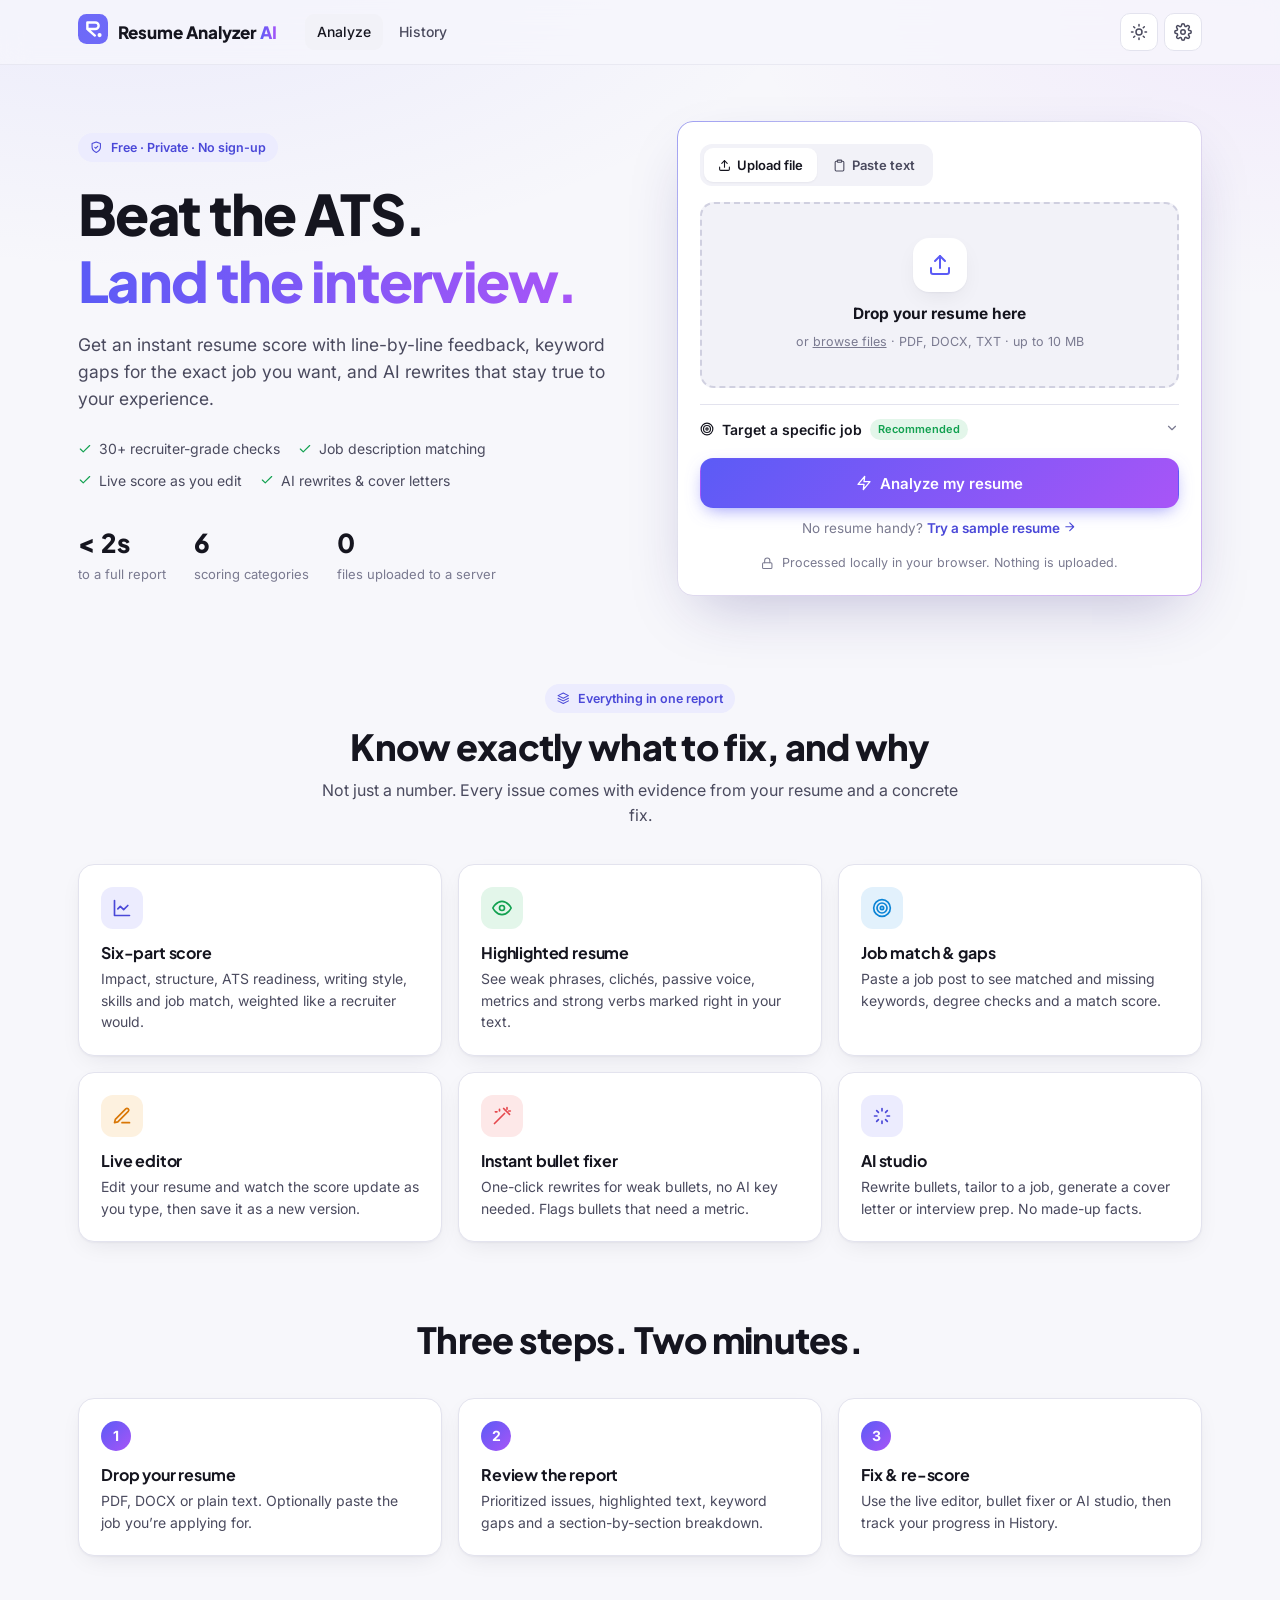
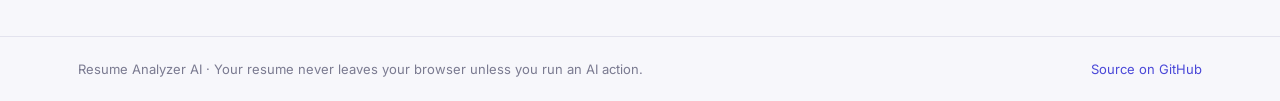
<file: index.html>
<!doctype html>
<html lang="en">
<head>
  <meta charset="utf-8">
  <meta name="viewport" content="width=device-width, initial-scale=1">
  <title>Resume Analyzer AI</title>
  <meta name="description" content="Free, private resume analyzer. Get an ATS score, line-by-line feedback, job-match keywords, and AI rewrites. Runs in your browser.">
  <meta name="theme-color" content="#5b5bf6">
  <meta property="og:title" content="Resume Analyzer AI">
  <meta property="og:description" content="ATS score, line-by-line feedback, job-match keywords and AI rewrites. Private: runs in your browser.">
  <link rel="icon" href="assets/favicon.svg" type="image/svg+xml">
  <link rel="preconnect" href="https://fonts.googleapis.com">
  <link rel="preconnect" href="https://fonts.gstatic.com" crossorigin>
  <link href="https://fonts.googleapis.com/css2?family=Inter:wght@400;500;600;700&family=Plus+Jakarta+Sans:wght@600;700;800&display=swap" rel="stylesheet">
  <link rel="stylesheet" href="css/app.css">
  <script>
    // Apply theme before paint to avoid a flash.
    try {
      var s = JSON.parse(localStorage.getItem("ra.settings.v1") || "{}");
      if (s.theme === "dark" || s.theme === "light") document.documentElement.setAttribute("data-theme", s.theme);
    } catch (e) {}
  </script>
</head>
<body>
  <a class="skip-link" href="#app">Skip to content</a>
  <header class="topbar">
    <div class="container topbar-inner">
      <a class="brand" href="#/" aria-label="Resume Analyzer AI home">
        <span class="brand-mark" aria-hidden="true">
          <svg viewBox="0 0 32 32"><rect width="32" height="32" rx="9" fill="url(#bm)"/><path d="M10 9h8.5a3.5 3.5 0 0 1 0 7H10zM10 16l8 7" stroke="#fff" stroke-width="2.6" fill="none" stroke-linecap="round" stroke-linejoin="round"/><circle cx="23" cy="22.5" r="2.2" fill="#fff"/><defs><linearGradient id="bm" x1="0" y1="0" x2="32" y2="32"><stop stop-color="#6d6af8"/><stop offset="1" stop-color="#a855f7"/></linearGradient></defs></svg>
        </span>
        <span class="brand-name">Resume Analyzer <span class="brand-ai">AI</span></span>
      </a>
      <nav class="nav" aria-label="Main">
        <a href="#/" data-nav="home">Analyze</a>
        <a href="#/history" data-nav="history">History <span class="nav-count" id="historyCount" hidden></span></a>
      </nav>
      <div class="topbar-actions">
        <button class="icon-btn" id="themeToggle" type="button" aria-label="Toggle dark mode" title="Toggle theme">
          <svg class="i-sun" viewBox="0 0 24 24"><circle cx="12" cy="12" r="4"/><path d="M12 2v2M12 20v2M4.9 4.9l1.4 1.4M17.7 17.7l1.4 1.4M2 12h2M20 12h2M4.9 19.1l1.4-1.4M17.7 6.3l1.4-1.4"/></svg>
          <svg class="i-moon" viewBox="0 0 24 24"><path d="M21 12.8A9 9 0 1 1 11.2 3a7 7 0 0 0 9.8 9.8z"/></svg>
        </button>
        <button class="icon-btn" id="settingsBtn" type="button" aria-label="Settings" title="Settings">
          <svg viewBox="0 0 24 24"><circle cx="12" cy="12" r="3"/><path d="M19.4 15a1.7 1.7 0 0 0 .3 1.8l.1.1a2 2 0 1 1-2.8 2.8l-.1-.1a1.7 1.7 0 0 0-1.8-.3 1.7 1.7 0 0 0-1 1.5V21a2 2 0 1 1-4 0v-.1a1.7 1.7 0 0 0-1.1-1.5 1.7 1.7 0 0 0-1.8.3l-.1.1a2 2 0 1 1-2.8-2.8l.1-.1a1.7 1.7 0 0 0 .3-1.8 1.7 1.7 0 0 0-1.5-1H3a2 2 0 1 1 0-4h.1a1.7 1.7 0 0 0 1.5-1.1 1.7 1.7 0 0 0-.3-1.8l-.1-.1a2 2 0 1 1 2.8-2.8l.1.1a1.7 1.7 0 0 0 1.8.3H9a1.7 1.7 0 0 0 1-1.5V3a2 2 0 1 1 4 0v.1a1.7 1.7 0 0 0 1 1.5 1.7 1.7 0 0 0 1.8-.3l.1-.1a2 2 0 1 1 2.8 2.8l-.1.1a1.7 1.7 0 0 0-.3 1.8V9a1.7 1.7 0 0 0 1.5 1H21a2 2 0 1 1 0 4h-.1a1.7 1.7 0 0 0-1.5 1z"/></svg>
        </button>
      </div>
    </div>
  </header>

  <main id="app" tabindex="-1"></main>

  <footer class="footer">
    <div class="container footer-inner">
      <span>Resume Analyzer AI · Your resume never leaves your browser unless you run an AI action.</span>
      <a href="https://github.com/Alexm2025/resume-analyzer-ai" target="_blank" rel="noopener">Source on GitHub</a>
    </div>
  </footer>

  <dialog id="settingsDialog" class="dialog" aria-labelledby="settingsTitle">
    <form method="dialog" class="dialog-body" id="settingsForm">
      <div class="dialog-head">
        <h2 id="settingsTitle">Settings</h2>
        <button class="icon-btn" value="cancel" aria-label="Close"><svg viewBox="0 0 24 24"><path d="M18 6 6 18M6 6l12 12"/></svg></button>
      </div>
      <div class="field">
        <label for="aiStatus">AI status</label>
        <div id="aiStatus" class="ai-status">Checking…</div>
      </div>
      <div class="field">
        <label for="openaiKey">OpenAI API key <span class="muted">(optional)</span></label>
        <input id="openaiKey" name="openaiKey" type="password" autocomplete="off" spellcheck="false" placeholder="sk-…">
        <p class="hint">Stored only in this browser and sent directly to OpenAI when you run an AI action. Get a key at <a href="https://platform.openai.com/api-keys" target="_blank" rel="noopener">platform.openai.com</a>.</p>
      </div>
      <div class="field">
        <label for="model">Model</label>
        <input id="model" name="model" type="text" spellcheck="false" placeholder="gpt-5-mini">
      </div>
      <div class="field">
        <label for="themeSelect">Theme</label>
        <select id="themeSelect" name="theme">
          <option value="system">Match system</option>
          <option value="light">Light</option>
          <option value="dark">Dark</option>
        </select>
      </div>
      <div class="dialog-foot">
        <button class="btn btn-ghost danger" type="button" id="clearData">Delete all saved data</button>
        <button class="btn btn-primary" value="save" id="saveSettings">Save</button>
      </div>
    </form>
  </dialog>

  <div class="toasts" id="toasts" aria-live="polite"></div>

  <script type="module" src="js/app.js"></script>
</body>
</html>
</file>
<file: css/app.css>
/* ============ Tokens ============ */
:root {
  --bg: #f7f7fb;
  --bg-grad-1: rgba(109, 106, 248, 0.10);
  --bg-grad-2: rgba(168, 85, 247, 0.08);
  --surface: #ffffff;
  --surface-2: #f2f2f8;
  --surface-3: #e9e9f3;
  --border: #e3e3ee;
  --border-strong: #d0d0e0;
  --text: #15151f;
  --text-2: #4a4a5e;
  --text-3: #7a7a90;
  --accent: #5b5bf6;
  --accent-2: #a855f7;
  --accent-soft: #ececfe;
  --accent-text: #4a48d8;
  --good: #12a150;
  --good-soft: #e3f6ea;
  --warn: #d97706;
  --warn-soft: #fdf1df;
  --bad: #e5484d;
  --bad-soft: #fde8e8;
  --info: #0b84d6;
  --info-soft: #e2f1fc;
  --hl-weak: rgba(229, 72, 77, 0.16);
  --hl-buzz: rgba(217, 119, 6, 0.18);
  --hl-pronoun: rgba(217, 119, 6, 0.18);
  --hl-passive: rgba(168, 85, 247, 0.16);
  --hl-metric: rgba(18, 161, 80, 0.16);
  --hl-verb: rgba(91, 91, 246, 0.14);
  --hl-keyword: rgba(11, 132, 214, 0.16);
  --shadow-sm: 0 1px 2px rgba(20, 20, 40, 0.05);
  --shadow: 0 1px 2px rgba(20, 20, 40, 0.04), 0 8px 24px -8px rgba(20, 20, 40, 0.10);
  --shadow-lg: 0 24px 60px -20px rgba(40, 30, 120, 0.28);
  --radius: 16px;
  --radius-sm: 10px;
  --font: "Inter", system-ui, -apple-system, "Segoe UI", Roboto, sans-serif;
  --font-display: "Plus Jakarta Sans", var(--font);
  --mono: ui-monospace, "SF Mono", "Cascadia Code", Consolas, monospace;
  color-scheme: light;
}

@media (prefers-color-scheme: dark) {
  :root:not([data-theme="light"]) {
    --bg: #0b0b12;
    --bg-grad-1: rgba(109, 106, 248, 0.16);
    --bg-grad-2: rgba(168, 85, 247, 0.10);
    --surface: #14141e;
    --surface-2: #1b1b28;
    --surface-3: #242434;
    --border: #262636;
    --border-strong: #34344a;
    --text: #ededf5;
    --text-2: #b4b4c8;
    --text-3: #82829a;
    --accent: #7c7bff;
    --accent-2: #b67cff;
    --accent-soft: #23234a;
    --accent-text: #a9a8ff;
    --good: #3ccf7c;
    --good-soft: #10291c;
    --warn: #f5a524;
    --warn-soft: #2e2210;
    --bad: #ff6369;
    --bad-soft: #321517;
    --info: #4cb2f5;
    --info-soft: #0f2333;
    --hl-weak: rgba(255, 99, 105, 0.22);
    --hl-buzz: rgba(245, 165, 36, 0.22);
    --hl-pronoun: rgba(245, 165, 36, 0.22);
    --hl-passive: rgba(182, 124, 255, 0.22);
    --hl-metric: rgba(60, 207, 124, 0.20);
    --hl-verb: rgba(124, 123, 255, 0.22);
    --hl-keyword: rgba(76, 178, 245, 0.22);
    --shadow: 0 1px 2px rgba(0, 0, 0, 0.3), 0 8px 24px -8px rgba(0, 0, 0, 0.5);
    --shadow-lg: 0 24px 60px -20px rgba(0, 0, 0, 0.7);
    color-scheme: dark;
  }
}
:root[data-theme="dark"] {
  --bg: #0b0b12;
  --bg-grad-1: rgba(109, 106, 248, 0.16);
  --bg-grad-2: rgba(168, 85, 247, 0.10);
  --surface: #14141e;
  --surface-2: #1b1b28;
  --surface-3: #242434;
  --border: #262636;
  --border-strong: #34344a;
  --text: #ededf5;
  --text-2: #b4b4c8;
  --text-3: #82829a;
  --accent: #7c7bff;
  --accent-2: #b67cff;
  --accent-soft: #23234a;
  --accent-text: #a9a8ff;
  --good: #3ccf7c;
  --good-soft: #10291c;
  --warn: #f5a524;
  --warn-soft: #2e2210;
  --bad: #ff6369;
  --bad-soft: #321517;
  --info: #4cb2f5;
  --info-soft: #0f2333;
  --hl-weak: rgba(255, 99, 105, 0.22);
  --hl-buzz: rgba(245, 165, 36, 0.22);
  --hl-pronoun: rgba(245, 165, 36, 0.22);
  --hl-passive: rgba(182, 124, 255, 0.22);
  --hl-metric: rgba(60, 207, 124, 0.20);
  --hl-verb: rgba(124, 123, 255, 0.22);
  --hl-keyword: rgba(76, 178, 245, 0.22);
  --shadow: 0 1px 2px rgba(0, 0, 0, 0.3), 0 8px 24px -8px rgba(0, 0, 0, 0.5);
  --shadow-lg: 0 24px 60px -20px rgba(0, 0, 0, 0.7);
  color-scheme: dark;
}

/* ============ Base ============ */
*, *::before, *::after { box-sizing: border-box; }
html { -webkit-text-size-adjust: 100%; scroll-behavior: smooth; }
body {
  margin: 0;
  min-height: 100vh;
  display: flex;
  flex-direction: column;
  font: 15px/1.55 var(--font);
  color: var(--text);
  background:
    radial-gradient(1200px 600px at 10% -10%, var(--bg-grad-1), transparent 60%),
    radial-gradient(900px 500px at 100% 0%, var(--bg-grad-2), transparent 60%),
    var(--bg);
  background-attachment: fixed;
  -webkit-font-smoothing: antialiased;
  overflow-x: hidden;
}
h1, h2, h3, h4 { font-family: var(--font-display); line-height: 1.2; margin: 0; letter-spacing: -0.01em; }
p { margin: 0; }
a { color: var(--accent-text); text-decoration: none; }
a:hover { text-decoration: underline; }
button, input, textarea, select { font: inherit; color: inherit; }
svg { width: 1em; height: 1em; fill: none; stroke: currentColor; stroke-width: 2; stroke-linecap: round; stroke-linejoin: round; flex-shrink: 0; }
::selection { background: var(--accent-soft); }
:focus-visible { outline: 2px solid var(--accent); outline-offset: 2px; border-radius: 6px; }
.container { width: 100%; max-width: 1180px; margin: 0 auto; padding: 0 16px; }
@media (min-width: 720px) { .container { padding: 0 28px; } }
.muted { color: var(--text-3); font-weight: 400; }
.skip-link { position: absolute; left: -999px; top: 8px; background: var(--surface); padding: 8px 12px; border-radius: 8px; z-index: 100; }
.skip-link:focus { left: 8px; }
.sr-only { position: absolute; width: 1px; height: 1px; overflow: hidden; clip: rect(0 0 0 0); white-space: nowrap; }
#app { flex: 1; outline: none; }

/* ============ Topbar ============ */
.topbar {
  position: sticky; top: 0; z-index: 40;
  backdrop-filter: saturate(160%) blur(14px);
  -webkit-backdrop-filter: saturate(160%) blur(14px);
  background: color-mix(in srgb, var(--bg) 78%, transparent);
  border-bottom: 1px solid color-mix(in srgb, var(--border) 70%, transparent);
}
.topbar-inner { display: flex; align-items: center; gap: 16px; height: 64px; }
.brand { display: flex; align-items: center; gap: 10px; color: var(--text); font-family: var(--font-display); font-weight: 800; font-size: 17px; }
.brand:hover { text-decoration: none; }
.brand-mark svg { width: 30px; height: 30px; stroke: none; }
.brand-ai { background: linear-gradient(90deg, var(--accent), var(--accent-2)); -webkit-background-clip: text; background-clip: text; color: transparent; }
.nav { display: flex; gap: 4px; margin-left: 12px; }
.nav a { color: var(--text-2); padding: 7px 12px; border-radius: 9px; font-weight: 500; font-size: 14px; display: inline-flex; align-items: center; gap: 6px; }
.nav a:hover { background: var(--surface-2); text-decoration: none; color: var(--text); }
.nav a.active { color: var(--text); background: var(--surface-2); }
.nav-count { font-size: 11px; background: var(--accent-soft); color: var(--accent-text); padding: 1px 7px; border-radius: 99px; font-weight: 600; }
.topbar-actions { margin-left: auto; display: flex; gap: 6px; }
.icon-btn {
  width: 38px; height: 38px; display: inline-grid; place-items: center;
  border-radius: 10px; border: 1px solid var(--border); background: var(--surface); color: var(--text-2);
  cursor: pointer; font-size: 18px; transition: background .15s, color .15s;
}
.icon-btn:hover { background: var(--surface-2); color: var(--text); }
.i-moon { display: none; }
:root[data-theme="dark"] .i-sun { display: none; }
:root[data-theme="dark"] .i-moon { display: block; }
@media (prefers-color-scheme: dark) {
  :root:not([data-theme="light"]) .i-sun { display: none; }
  :root:not([data-theme="light"]) .i-moon { display: block; }
}
@media (max-width: 560px) {
  .brand-name { display: none; }
  .nav { margin-left: 0; }
}

/* ============ Buttons & fields ============ */
.btn {
  display: inline-flex; align-items: center; justify-content: center; gap: 8px;
  height: 42px; padding: 0 18px; border-radius: 11px; border: 1px solid transparent;
  font-weight: 600; font-size: 14px; cursor: pointer; white-space: nowrap;
  transition: transform .12s, background .15s, box-shadow .15s, border-color .15s;
}
.btn:active { transform: translateY(1px); }
.btn:hover { text-decoration: none; }
.btn[disabled] { opacity: .55; cursor: not-allowed; }
.btn-primary { background: linear-gradient(135deg, var(--accent), var(--accent-2)); color: #fff; box-shadow: 0 6px 18px -6px color-mix(in srgb, var(--accent) 70%, transparent); }
.btn-primary:hover { box-shadow: 0 10px 26px -8px color-mix(in srgb, var(--accent) 80%, transparent); }
.btn-secondary { background: var(--surface); border-color: var(--border-strong); color: var(--text); }
.btn-secondary:hover { background: var(--surface-2); }
.btn-ghost { background: transparent; color: var(--text-2); }
.btn-ghost:hover { background: var(--surface-2); color: var(--text); }
.btn-ghost.danger { color: var(--bad); }
.btn-sm { height: 34px; padding: 0 12px; font-size: 13px; border-radius: 9px; }
.btn-lg { height: 50px; padding: 0 24px; font-size: 15px; border-radius: 13px; }
.btn-block { width: 100%; }
.btn svg { font-size: 16px; }

.field { display: flex; flex-direction: column; gap: 6px; }
.field + .field { margin-top: 16px; }
.field label { font-weight: 600; font-size: 13px; color: var(--text-2); }
.hint { font-size: 12.5px; color: var(--text-3); }
input[type="text"], input[type="password"], textarea, select {
  width: 100%; border: 1px solid var(--border-strong); background: var(--surface);
  border-radius: 11px; padding: 10px 12px; outline: none; transition: border-color .15s, box-shadow .15s;
}
textarea { resize: vertical; min-height: 120px; line-height: 1.55; }
input:focus, textarea:focus, select:focus { border-color: var(--accent); box-shadow: 0 0 0 4px color-mix(in srgb, var(--accent) 18%, transparent); }
.mono { font-family: var(--mono); font-size: 13px; }

/* ============ Cards ============ */
.card { background: var(--surface); border: 1px solid var(--border); border-radius: var(--radius); box-shadow: var(--shadow); }
.card-pad { padding: 22px; }
@media (max-width: 560px) { .card-pad { padding: 18px; } }
.card-title { font-size: 16px; font-weight: 700; display: flex; align-items: center; gap: 8px; }
.card-sub { color: var(--text-3); font-size: 13px; margin-top: 2px; }
.card-head { display: flex; align-items: flex-start; justify-content: space-between; gap: 12px; margin-bottom: 16px; }
.eyebrow { display: inline-flex; align-items: center; gap: 8px; font-size: 12.5px; font-weight: 600; color: var(--accent-text); background: var(--accent-soft); padding: 5px 12px; border-radius: 99px; }

/* ============ Home ============ */
.hero { padding: 56px 0 32px; }
.hero-grid { display: grid; grid-template-columns: 1.05fr 1fr; gap: 48px; align-items: center; }
@media (max-width: 960px) { .hero-grid { grid-template-columns: 1fr; gap: 32px; } .hero { padding-top: 32px; } }
.hero h1 { font-size: clamp(34px, 5.2vw, 56px); font-weight: 800; letter-spacing: -0.03em; margin: 18px 0 16px; }
.hero h1 .grad { background: linear-gradient(90deg, var(--accent), var(--accent-2)); -webkit-background-clip: text; background-clip: text; color: transparent; }
.hero-lead { font-size: 17.5px; color: var(--text-2); max-width: 540px; }
.hero-points { display: flex; flex-wrap: wrap; gap: 10px 18px; margin-top: 26px; color: var(--text-2); font-size: 14px; }
.hero-points span { display: inline-flex; align-items: center; gap: 7px; }
.hero-points svg { color: var(--good); }
.hero-stats { display: flex; gap: 28px; margin-top: 32px; flex-wrap: wrap; }
@media (max-width: 480px) { .hero-stats { gap: 18px; } .hero-stats strong { font-size: 22px; } .hero-stats span { font-size: 12px; } }
.hero-stats div { display: flex; flex-direction: column; }
.hero-stats strong { font-family: var(--font-display); font-size: 26px; font-weight: 800; }
.hero-stats span { font-size: 13px; color: var(--text-3); }

.upload-card { padding: 22px; box-shadow: var(--shadow-lg); position: relative; }
.upload-card::before {
  content: ""; position: absolute; inset: -1px; border-radius: inherit; padding: 1px; pointer-events: none;
  background: linear-gradient(135deg, color-mix(in srgb, var(--accent) 50%, transparent), transparent 40%, color-mix(in srgb, var(--accent-2) 40%, transparent));
  -webkit-mask: linear-gradient(#000 0 0) content-box, linear-gradient(#000 0 0); -webkit-mask-composite: xor; mask-composite: exclude;
}
.seg { display: inline-flex; background: var(--surface-2); padding: 4px; border-radius: 12px; gap: 2px; margin-bottom: 16px; }
.seg button { border: 0; background: transparent; padding: 7px 14px; border-radius: 9px; font-weight: 600; font-size: 13px; color: var(--text-2); cursor: pointer; display: inline-flex; gap: 6px; align-items: center; }
.seg button[aria-selected="true"] { background: var(--surface); color: var(--text); box-shadow: var(--shadow-sm); }
.dropzone {
  border: 2px dashed var(--border-strong); border-radius: 14px; padding: 34px 18px; text-align: center;
  background: var(--surface-2); cursor: pointer; transition: border-color .15s, background .15s, transform .15s;
  display: flex; flex-direction: column; align-items: center; gap: 10px;
}
.dropzone:hover, .dropzone.drag { border-color: var(--accent); background: var(--accent-soft); }
.dropzone.drag { transform: scale(1.01); }
.dropzone-icon { width: 54px; height: 54px; border-radius: 16px; display: grid; place-items: center; background: var(--surface); color: var(--accent); font-size: 24px; box-shadow: var(--shadow); }
.dropzone strong { font-size: 15.5px; }
.dropzone .hint { margin-top: -4px; }
.file-chip { display: flex; align-items: center; gap: 12px; padding: 12px 14px; border: 1px solid var(--border); border-radius: 12px; background: var(--surface); text-align: left; width: 100%; }
.file-chip .fi { width: 38px; height: 38px; border-radius: 10px; display: grid; place-items: center; background: var(--bad-soft); color: var(--bad); font-weight: 700; font-size: 11px; }
.file-chip .meta { flex: 1; min-width: 0; }
.file-chip .meta strong { display: block; white-space: nowrap; overflow: hidden; text-overflow: ellipsis; font-size: 14px; }
.file-chip .meta span { font-size: 12px; color: var(--text-3); }
.jd-toggle { margin-top: 16px; border-top: 1px solid var(--border); padding-top: 14px; }
.jd-toggle summary { cursor: pointer; font-weight: 600; font-size: 14px; display: flex; align-items: center; gap: 8px; list-style: none; color: var(--text); }
.jd-toggle summary::-webkit-details-marker { display: none; }
.jd-toggle summary .chev { margin-left: auto; transition: transform .2s; color: var(--text-3); }
.jd-toggle[open] summary .chev { transform: rotate(180deg); }
.jd-toggle .tag-new { font-size: 11px; color: var(--good); background: var(--good-soft); padding: 2px 8px; border-radius: 99px; font-weight: 600; }
.jd-body { margin-top: 12px; display: flex; flex-direction: column; gap: 8px; }
.upload-actions { margin-top: 18px; display: flex; flex-direction: column; gap: 10px; }
.sample-link { text-align: center; font-size: 13.5px; color: var(--text-3); }
.sample-link button { background: none; border: 0; color: var(--accent-text); font-weight: 600; cursor: pointer; padding: 0; }
.privacy-note { display: flex; gap: 8px; align-items: center; justify-content: center; font-size: 12.5px; color: var(--text-3); margin-top: 4px; }

.section { padding: 56px 0; }
.section-head { text-align: center; max-width: 640px; margin: 0 auto 36px; }
.section-head h2 { font-size: clamp(26px, 3.5vw, 36px); font-weight: 800; letter-spacing: -0.02em; margin: 12px 0 10px; }
.section-head p { color: var(--text-2); font-size: 16px; }
.features { display: grid; grid-template-columns: repeat(3, 1fr); gap: 16px; }
@media (max-width: 900px) { .features { grid-template-columns: repeat(2, 1fr); } }
@media (max-width: 600px) { .features { grid-template-columns: 1fr; } }
.feature { padding: 22px; }
.feature-icon { width: 42px; height: 42px; border-radius: 12px; display: grid; place-items: center; font-size: 20px; margin-bottom: 14px; }
.feature h3 { font-size: 16px; margin-bottom: 6px; }
.feature p { color: var(--text-2); font-size: 14px; }
.fi-indigo { background: var(--accent-soft); color: var(--accent-text); }
.fi-green { background: var(--good-soft); color: var(--good); }
.fi-amber { background: var(--warn-soft); color: var(--warn); }
.fi-red { background: var(--bad-soft); color: var(--bad); }
.fi-blue { background: var(--info-soft); color: var(--info); }
.steps { display: grid; grid-template-columns: repeat(3, 1fr); gap: 16px; counter-reset: step; }
@media (max-width: 760px) { .steps { grid-template-columns: 1fr; } }
.step { padding: 22px; position: relative; }
.step::before { counter-increment: step; content: counter(step); width: 30px; height: 30px; border-radius: 99px; display: grid; place-items: center; background: linear-gradient(135deg, var(--accent), var(--accent-2)); color: #fff; font-weight: 700; font-size: 14px; margin-bottom: 14px; }
.step h3 { font-size: 16px; margin-bottom: 6px; }
.step p { color: var(--text-2); font-size: 14px; }

/* ============ Loading ============ */
.loading-overlay { position: fixed; inset: 0; z-index: 60; display: grid; place-items: center; background: color-mix(in srgb, var(--bg) 70%, transparent); backdrop-filter: blur(8px); -webkit-backdrop-filter: blur(8px); animation: fade .2s; padding: 16px; }
.loading-card { width: min(420px, 100%); padding: 28px; text-align: center; }
.loading-card h3 { font-size: 18px; margin: 16px 0 18px; }
.spinner { width: 44px; height: 44px; border-radius: 50%; border: 3px solid var(--surface-3); border-top-color: var(--accent); animation: spin .8s linear infinite; margin: 0 auto; }
.load-steps { list-style: none; margin: 0; padding: 0; text-align: left; display: flex; flex-direction: column; gap: 10px; }
.load-steps li { display: flex; gap: 10px; align-items: center; color: var(--text-3); font-size: 14px; transition: color .2s; }
.load-steps li .dot { width: 18px; height: 18px; border-radius: 99px; border: 2px solid var(--border-strong); display: grid; place-items: center; font-size: 11px; }
.load-steps li.active { color: var(--text); }
.load-steps li.active .dot { border-color: var(--accent); border-top-color: transparent; animation: spin .7s linear infinite; }
.load-steps li.done { color: var(--text-2); }
.load-steps li.done .dot { background: var(--good); border-color: var(--good); color: #fff; }
@keyframes spin { to { transform: rotate(360deg); } }
@keyframes fade { from { opacity: 0; } }
@keyframes rise { from { opacity: 0; transform: translateY(8px); } }

/* ============ Report ============ */
.report { padding-top: 28px; padding-bottom: 56px; animation: rise .35s ease-out; }
.report-head { display: flex; align-items: flex-start; justify-content: space-between; gap: 16px; flex-wrap: wrap; margin-bottom: 22px; }
.report-title { min-width: 0; flex: 1 1 280px; }
.report-title .back { font-size: 13px; color: var(--text-3); display: inline-flex; gap: 6px; align-items: center; margin-bottom: 8px; }
.report-title h1 { font-size: clamp(22px, 3vw, 30px); font-weight: 800; letter-spacing: -0.02em; overflow-wrap: anywhere; }
.report-meta { display: flex; gap: 8px 14px; flex-wrap: wrap; color: var(--text-3); font-size: 13px; margin-top: 6px; }
.report-meta span { display: inline-flex; align-items: center; gap: 5px; }
.report-actions { display: flex; gap: 8px; flex-wrap: wrap; }

.overview-grid { display: grid; grid-template-columns: 340px 1fr; gap: 16px; }
@media (max-width: 960px) { .overview-grid { grid-template-columns: 1fr; } }
.score-card { padding: 24px; display: flex; flex-direction: column; align-items: center; text-align: center; position: relative; overflow: hidden; }
.score-card::after { content: ""; position: absolute; inset: auto -40% -60% -40%; height: 70%; background: radial-gradient(closest-side, color-mix(in srgb, var(--tone, var(--accent)) 18%, transparent), transparent); pointer-events: none; }
.ring { position: relative; width: 190px; height: 190px; }
.ring svg { width: 100%; height: 100%; transform: rotate(-90deg); }
.ring .track { stroke: var(--surface-3); }
.ring .bar { stroke: var(--tone, var(--accent)); transition: stroke-dashoffset 1.2s cubic-bezier(.2, .8, .2, 1); }
.ring-label { position: absolute; inset: 0; display: flex; flex-direction: column; align-items: center; justify-content: center; }
.ring-label strong { font-family: var(--font-display); font-size: 54px; font-weight: 800; line-height: 1; letter-spacing: -0.03em; }
.ring-label span { font-size: 13px; color: var(--text-3); margin-top: 4px; }
.grade-pill { margin-top: 16px; display: inline-flex; align-items: center; gap: 8px; padding: 6px 14px; border-radius: 99px; font-weight: 700; font-size: 14px; background: color-mix(in srgb, var(--tone) 14%, transparent); color: var(--tone); }
.score-summary { color: var(--text-2); font-size: 14px; margin-top: 12px; max-width: 280px; }
.delta { margin-top: 10px; font-size: 13px; font-weight: 600; }
.delta.up { color: var(--good); }
.delta.down { color: var(--bad); }
.tone-great { --tone: var(--good); }
.tone-good { --tone: var(--accent); }
.tone-warn { --tone: var(--warn); }
.tone-bad { --tone: var(--bad); }

.cat-grid { display: grid; grid-template-columns: repeat(3, 1fr); gap: 12px; }
@media (max-width: 640px) { .cat-grid { grid-template-columns: 1fr 1fr; } }
@media (max-width: 400px) { .cat-grid { grid-template-columns: 1fr; } }
.cat-cta { border-style: dashed; background: transparent; cursor: pointer; text-align: left; font: inherit; color: inherit; }
.cat-cta:hover { border-color: var(--accent); background: var(--accent-soft); }
.cat { padding: 16px; border: 1px solid var(--border); border-radius: 14px; background: var(--surface); }
.cat-top { display: flex; justify-content: space-between; align-items: baseline; gap: 8px; }
.cat-top span { font-weight: 600; font-size: 14px; }
.cat-top strong { font-family: var(--font-display); font-size: 22px; font-weight: 800; color: var(--tone); }
.meter { height: 7px; border-radius: 99px; background: var(--surface-3); overflow: hidden; margin: 10px 0 8px; }
.meter > i { display: block; height: 100%; border-radius: inherit; background: var(--tone); width: 0; transition: width 1s cubic-bezier(.2, .8, .2, 1); }
.cat p { font-size: 12.5px; color: var(--text-3); }
.stat-row { display: grid; grid-template-columns: repeat(auto-fit, minmax(118px, 1fr)); gap: 12px; margin-top: 12px; }
.stat { padding: 14px 16px; border: 1px solid var(--border); border-radius: 14px; background: var(--surface); }
.stat strong { display: block; font-family: var(--font-display); font-size: 22px; font-weight: 800; }
.stat span { font-size: 12.5px; color: var(--text-3); }

.tabs { display: flex; gap: 4px; border-bottom: 1px solid var(--border); margin: 28px 0 20px; overflow-x: auto; scrollbar-width: none; }
.tabs::-webkit-scrollbar { display: none; }
.tab { border: 0; background: none; padding: 12px 14px; font-weight: 600; font-size: 14px; color: var(--text-3); cursor: pointer; border-bottom: 2px solid transparent; margin-bottom: -1px; display: inline-flex; gap: 7px; align-items: center; white-space: nowrap; }
.tab:hover { color: var(--text); }
.tab[aria-selected="true"] { color: var(--text); border-bottom-color: var(--accent); }
.tab .count { font-size: 11px; background: var(--surface-2); padding: 1px 7px; border-radius: 99px; color: var(--text-2); }
.tab .count.bad { background: var(--bad-soft); color: var(--bad); }
.tab-panel { animation: rise .25s ease-out; }

.two-col { display: grid; grid-template-columns: 1fr 1fr; gap: 16px; }
.two-col-wide { display: grid; grid-template-columns: 1.4fr 1fr; gap: 16px; }
@media (max-width: 900px) { .two-col, .two-col-wide { grid-template-columns: 1fr; } }
.stack { display: flex; flex-direction: column; gap: 16px; }

.list-plain { list-style: none; margin: 0; padding: 0; display: flex; flex-direction: column; gap: 10px; }
.check-item { display: flex; gap: 10px; align-items: flex-start; font-size: 14px; }
.check-item .ic { width: 22px; height: 22px; border-radius: 99px; display: grid; place-items: center; flex-shrink: 0; font-size: 13px; margin-top: 1px; }
.ic-good { background: var(--good-soft); color: var(--good); }
.ic-bad { background: var(--bad-soft); color: var(--bad); }
.ic-warn { background: var(--warn-soft); color: var(--warn); }
.ic-muted { background: var(--surface-2); color: var(--text-3); }
.check-item small { display: block; color: var(--text-3); font-size: 12.5px; }

.priority { display: flex; gap: 14px; padding: 14px; border-radius: 12px; background: var(--surface-2); align-items: flex-start; }
.priority + .priority { margin-top: 10px; }
.priority .num { width: 28px; height: 28px; border-radius: 9px; display: grid; place-items: center; font-weight: 700; font-size: 13px; flex-shrink: 0; background: var(--surface); border: 1px solid var(--border); }
.priority strong { display: block; font-size: 14.5px; }
.priority p { font-size: 13.5px; color: var(--text-2); margin-top: 2px; }

.sections-grid { display: grid; grid-template-columns: repeat(auto-fill, minmax(160px, 1fr)); gap: 8px; }
.sec-pill { display: flex; align-items: center; gap: 8px; padding: 10px 12px; border-radius: 11px; border: 1px solid var(--border); font-size: 13.5px; font-weight: 500; }
.sec-pill.on { background: var(--good-soft); border-color: transparent; }
.sec-pill.off.core { background: var(--bad-soft); border-color: transparent; }
.sec-pill .ic { font-size: 14px; }
.sec-pill.on .ic { color: var(--good); }
.sec-pill.off .ic { color: var(--text-3); }
.sec-pill.off.core .ic { color: var(--bad); }
.sec-pill small { margin-left: auto; color: var(--text-3); font-size: 11.5px; }

/* Issues */
.filters { display: flex; gap: 8px; flex-wrap: wrap; margin-bottom: 16px; }
.chip-btn { border: 1px solid var(--border-strong); background: var(--surface); padding: 6px 12px; border-radius: 99px; font-size: 13px; font-weight: 600; cursor: pointer; color: var(--text-2); display: inline-flex; gap: 6px; align-items: center; }
.chip-btn[aria-pressed="true"] { background: var(--text); color: var(--bg); border-color: var(--text); }
.issue { border: 1px solid var(--border); border-radius: 14px; background: var(--surface); overflow: hidden; }
.issue + .issue { margin-top: 10px; }
.issue summary { list-style: none; display: flex; gap: 12px; align-items: center; padding: 14px 16px; cursor: pointer; }
.issue summary::-webkit-details-marker { display: none; }
.issue summary .chev { margin-left: auto; color: var(--text-3); transition: transform .2s; }
.issue[open] summary .chev { transform: rotate(180deg); }
.sev { font-size: 11px; font-weight: 700; text-transform: uppercase; letter-spacing: .04em; padding: 3px 8px; border-radius: 6px; flex-shrink: 0; }
.sev-critical { background: var(--bad-soft); color: var(--bad); }
.sev-warning { background: var(--warn-soft); color: var(--warn); }
.sev-tip { background: var(--info-soft); color: var(--info); }
.issue-title { font-weight: 600; font-size: 14.5px; }
.issue-cat { font-size: 12px; color: var(--text-3); }
.issue-body { padding: 0 16px 16px 16px; display: flex; flex-direction: column; gap: 10px; font-size: 14px; }
.issue-body .fix { display: flex; gap: 8px; padding: 10px 12px; background: var(--good-soft); border-radius: 10px; color: var(--text); }
.issue-body .fix svg { color: var(--good); margin-top: 3px; }
.evidence { display: flex; flex-direction: column; gap: 6px; }
.evidence q { display: block; quotes: none; font-size: 13px; color: var(--text-2); padding: 8px 12px; border-left: 3px solid var(--border-strong); background: var(--surface-2); border-radius: 0 8px 8px 0; }
.evidence-chips { display: flex; flex-wrap: wrap; gap: 6px; }

/* Resume preview */
.legend { display: flex; flex-wrap: wrap; gap: 8px; margin-bottom: 14px; }
.legend button { border: 1px solid var(--border); background: var(--surface); border-radius: 99px; padding: 5px 11px; font-size: 12.5px; font-weight: 600; cursor: pointer; display: inline-flex; gap: 7px; align-items: center; color: var(--text-2); }
.legend button[aria-pressed="false"] { opacity: .45; }
.legend i { width: 10px; height: 10px; border-radius: 3px; display: inline-block; }
.doc {
  background: var(--surface); border: 1px solid var(--border); border-radius: 14px; padding: 28px;
  font-size: 14px; line-height: 1.7; white-space: pre-wrap; overflow-wrap: anywhere; max-height: 72vh; overflow: auto;
}
@media (max-width: 560px) { .doc { padding: 18px; font-size: 13px; } }
.doc mark { background: transparent; color: inherit; border-radius: 4px; padding: 1px 2px; cursor: help; }
.doc mark.weak { background: var(--hl-weak); text-decoration: underline wavy var(--bad); text-underline-offset: 3px; text-decoration-thickness: 1px; }
.doc mark.buzz { background: var(--hl-buzz); }
.doc mark.pronoun { background: var(--hl-pronoun); }
.doc mark.passive { background: var(--hl-passive); }
.doc mark.metric { background: var(--hl-metric); }
.doc mark.verb { background: var(--hl-verb); }
.doc mark.keyword { background: var(--hl-keyword); }
.doc.off-weak mark.weak, .doc.off-buzz mark.buzz, .doc.off-pronoun mark.pronoun, .doc.off-passive mark.passive,
.doc.off-metric mark.metric, .doc.off-verb mark.verb, .doc.off-keyword mark.keyword { background: transparent; text-decoration: none; }

/* Editor */
.editor-grid { display: grid; grid-template-columns: 1fr 300px; gap: 16px; align-items: start; }
@media (max-width: 900px) { .editor-grid { grid-template-columns: 1fr; } }
.editor-grid textarea { min-height: 560px; font-size: 13.5px; font-family: var(--mono); line-height: 1.6; }
.live-panel { position: sticky; top: 84px; }
.live-score { display: flex; align-items: center; gap: 14px; }
.live-score strong { font-family: var(--font-display); font-size: 44px; font-weight: 800; color: var(--tone); line-height: 1; transition: color .3s; }
.live-cats { margin-top: 14px; display: flex; flex-direction: column; gap: 10px; }
.live-cats .row { display: grid; grid-template-columns: 96px 1fr 32px; gap: 10px; align-items: center; font-size: 12.5px; color: var(--text-2); }
.live-cats .meter { margin: 0; height: 6px; }
.live-cats b { text-align: right; font-weight: 700; color: var(--text); }

/* Keywords */
.chips { display: flex; flex-wrap: wrap; gap: 6px; }
.chip { display: inline-flex; align-items: center; gap: 5px; padding: 4px 10px; border-radius: 99px; font-size: 12.5px; font-weight: 600; background: var(--surface-2); color: var(--text-2); border: 1px solid var(--border); }
.chip.good { background: var(--good-soft); color: var(--good); border-color: transparent; }
.chip.bad { background: var(--bad-soft); color: var(--bad); border-color: transparent; }
.chip.accent { background: var(--accent-soft); color: var(--accent-text); border-color: transparent; }
.chip svg { font-size: 12px; }
.skill-group + .skill-group { margin-top: 14px; }
.skill-group h4 { font-size: 12px; text-transform: uppercase; letter-spacing: .05em; color: var(--text-3); font-family: var(--font); margin-bottom: 8px; }
.match-head { display: flex; align-items: center; gap: 18px; margin-bottom: 18px; }
.mini-ring { width: 84px; height: 84px; position: relative; flex-shrink: 0; }
.mini-ring svg { width: 100%; height: 100%; transform: rotate(-90deg); }
.mini-ring .track { stroke: var(--surface-3); }
.mini-ring .bar { stroke: var(--tone); transition: stroke-dashoffset 1s; }
.mini-ring b { position: absolute; inset: 0; display: grid; place-items: center; font-family: var(--font-display); font-size: 22px; font-weight: 800; }
.sub-h { font-size: 13px; font-weight: 700; margin: 16px 0 8px; display: flex; gap: 8px; align-items: center; }

.bullets-table { width: 100%; border-collapse: collapse; font-size: 13.5px; }
.bullets-table th { text-align: left; font-size: 12px; text-transform: uppercase; letter-spacing: .04em; color: var(--text-3); font-weight: 600; padding: 0 10px 10px; }
.bullets-table td { padding: 12px 10px; border-top: 1px solid var(--border); vertical-align: top; }
.bullets-table td.flag { width: 64px; text-align: center; }
.bullets-table .fix-row td { background: var(--surface-2); }
.tick { color: var(--good); }
.cross { color: var(--bad); }
.table-wrap { overflow-x: auto; }
@media (max-width: 640px) {
  .bullets-table thead { display: none; }
  .bullets-table tr { display: grid; grid-template-columns: 1fr auto auto auto; }
  .bullets-table td { border-top: 0; }
  .bullets-table tr { border-top: 1px solid var(--border); }
  .bullets-table td:first-child { grid-column: 1 / -1; padding-bottom: 4px; }
  .bullets-table td.flag { width: auto; text-align: left; padding-top: 0; }
}
.rewrite { display: grid; gap: 8px; }
.rewrite .after { color: var(--text); font-weight: 500; }
.rewrite .notes { font-size: 12px; color: var(--text-3); }

/* AI studio */
.ai-banner { display: flex; gap: 14px; align-items: center; padding: 16px 18px; border-radius: 14px; background: linear-gradient(135deg, var(--accent-soft), color-mix(in srgb, var(--accent-2) 10%, var(--surface))); border: 1px solid color-mix(in srgb, var(--accent) 25%, transparent); margin-bottom: 18px; flex-wrap: wrap; }
.ai-banner .feature-icon { margin: 0; }
.ai-banner > div:not(.feature-icon) { flex: 1 1 260px; }
.ai-banner .feature-icon { flex: 0 0 42px; }
.ai-banner strong { display: block; }
.ai-banner p { font-size: 13.5px; color: var(--text-2); }
.action-grid { display: grid; grid-template-columns: repeat(auto-fill, minmax(200px, 1fr)); gap: 10px; margin-bottom: 18px; }
.action-card { text-align: left; border: 1px solid var(--border); background: var(--surface); border-radius: 14px; padding: 14px; cursor: pointer; display: flex; flex-direction: column; gap: 6px; transition: border-color .15s, box-shadow .15s, transform .15s; }
.action-card:hover { border-color: var(--border-strong); transform: translateY(-1px); }
.action-card[aria-pressed="true"] { border-color: var(--accent); box-shadow: 0 0 0 3px color-mix(in srgb, var(--accent) 18%, transparent); }
.action-card .top { display: flex; align-items: center; gap: 8px; font-weight: 700; font-size: 14px; }
.action-card .top svg { color: var(--accent); font-size: 17px; }
.action-card p { font-size: 12.5px; color: var(--text-3); }
.action-card .badge { margin-left: auto; font-size: 10.5px; font-weight: 700; color: var(--info); background: var(--info-soft); padding: 2px 6px; border-radius: 6px; }
.output-box { white-space: pre-wrap; font-size: 14px; line-height: 1.65; background: var(--surface-2); border-radius: 12px; padding: 18px; min-height: 200px; max-height: 620px; overflow: auto; overflow-wrap: anywhere; }
.output-box.empty { display: grid; place-items: center; color: var(--text-3); text-align: center; }
.output-actions { display: flex; gap: 8px; flex-wrap: wrap; margin-top: 12px; }
.compare { display: grid; grid-template-columns: 1fr 1fr; gap: 12px; }
@media (max-width: 760px) { .compare { grid-template-columns: 1fr; } }
.compare h4 { font-size: 12px; text-transform: uppercase; letter-spacing: .05em; color: var(--text-3); margin-bottom: 6px; font-family: var(--font); }
.shimmer { display: flex; flex-direction: column; gap: 10px; width: 100%; }
.shimmer i { height: 12px; border-radius: 6px; background: linear-gradient(90deg, var(--surface-3), var(--surface), var(--surface-3)); background-size: 200% 100%; animation: shim 1.2s infinite; }
@keyframes shim { to { background-position: -200% 0; } }
.past-results { margin-top: 18px; }
.past-results summary { cursor: pointer; font-weight: 600; font-size: 14px; }
.past-item { display: flex; gap: 10px; align-items: center; padding: 10px 0; border-top: 1px solid var(--border); font-size: 13.5px; }
.past-item:first-of-type { border-top: 0; }
.past-item span { color: var(--text-3); font-size: 12px; margin-left: auto; }

/* History */
.page { padding-top: 36px; padding-bottom: 56px; animation: rise .35s ease-out; }
.page-head { display: flex; justify-content: space-between; align-items: flex-end; gap: 16px; flex-wrap: wrap; margin-bottom: 22px; }
.page-head h1 { font-size: clamp(26px, 3.5vw, 34px); font-weight: 800; letter-spacing: -0.02em; }
.page-head p { color: var(--text-2); margin-top: 4px; }
.trend { padding: 20px 22px; margin-bottom: 16px; }
.trend > svg { width: 100%; height: 140px; display: block; }
.trend .line { stroke: var(--accent); stroke-width: 2.5; fill: none; }
.trend .area { fill: url(#trendFill); stroke: none; }
.trend .dot { fill: var(--surface); stroke: var(--accent); stroke-width: 2.5; }
.trend .grid { stroke: var(--border); stroke-width: 1; stroke-dasharray: 3 4; }
.trend text { fill: var(--text-3); font-size: 11px; stroke: none; font-family: var(--font); }
.history-list { display: grid; gap: 10px; }
.h-item { display: flex; align-items: center; gap: 16px; padding: 14px 16px; }
.h-item:hover { border-color: var(--border-strong); }
.h-score { width: 52px; height: 52px; border-radius: 14px; display: grid; place-items: center; font-family: var(--font-display); font-weight: 800; font-size: 19px; background: color-mix(in srgb, var(--tone) 14%, transparent); color: var(--tone); flex-shrink: 0; }
.h-main { flex: 1; min-width: 0; }
.h-main a { font-weight: 600; color: var(--text); display: block; white-space: nowrap; overflow: hidden; text-overflow: ellipsis; }
.h-main span { font-size: 12.5px; color: var(--text-3); }
.h-tags { display: flex; gap: 6px; flex-wrap: wrap; }
@media (max-width: 600px) { .h-tags { display: none; } }
.empty { text-align: center; padding: 56px 20px; }
.empty .feature-icon { margin: 0 auto 16px; width: 56px; height: 56px; font-size: 26px; }
.empty h2 { font-size: 20px; margin-bottom: 6px; }
.empty p { color: var(--text-2); margin-bottom: 18px; }

/* Dialog & toasts */
.dialog { border: 0; padding: 0; border-radius: 18px; width: min(480px, calc(100vw - 32px)); background: var(--surface); color: var(--text); box-shadow: var(--shadow-lg); }
.dialog::backdrop { background: rgba(10, 10, 20, 0.45); backdrop-filter: blur(4px); }
.dialog-body { padding: 22px; }
.dialog-head { display: flex; justify-content: space-between; align-items: center; margin-bottom: 18px; }
.dialog-head h2 { font-size: 19px; }
.dialog-foot { display: flex; justify-content: space-between; gap: 10px; margin-top: 22px; flex-wrap: wrap; }
.ai-status { font-size: 13.5px; padding: 10px 12px; border-radius: 10px; background: var(--surface-2); display: flex; gap: 8px; align-items: center; }
.ai-status .led { width: 8px; height: 8px; border-radius: 99px; background: var(--text-3); }
.ai-status .led.on { background: var(--good); box-shadow: 0 0 0 3px var(--good-soft); }
.toasts { position: fixed; bottom: 18px; left: 50%; transform: translateX(-50%); z-index: 80; display: flex; flex-direction: column; gap: 8px; align-items: center; width: min(440px, calc(100vw - 32px)); pointer-events: none; }
.toast { pointer-events: auto; background: var(--text); color: var(--bg); padding: 11px 16px; border-radius: 12px; font-size: 14px; font-weight: 500; box-shadow: var(--shadow-lg); animation: rise .25s ease-out; display: flex; gap: 10px; align-items: center; }
.toast.error { background: var(--bad); color: #fff; }
.toast.success svg { color: var(--good); }

.footer { border-top: 1px solid var(--border); padding: 22px 0; color: var(--text-3); font-size: 13px; margin-top: 24px; }
.footer-inner { display: flex; justify-content: space-between; gap: 12px; flex-wrap: wrap; }

@media (prefers-reduced-motion: reduce) {
  *, *::before, *::after { animation-duration: .01ms !important; transition-duration: .01ms !important; }
}

/* ============ Print (Export PDF) ============ */
@media print {
  :root { --bg: #fff; --surface: #fff; --surface-2: #f5f5f8; --text: #111; --text-2: #333; --text-3: #666; --border: #ddd; color-scheme: light; }
  body { background: #fff; font-size: 12px; }
  .topbar, .footer, .report-actions, .tabs, .toasts, .back, .no-print, .filters, .legend { display: none !important; }
  .card, .cat, .stat, .issue { box-shadow: none; break-inside: avoid; }
  .tab-panel[hidden] { display: block !important; }
  .issue:not([open]) .issue-body { display: flex; }
  .doc { max-height: none; overflow: visible; }
  .print-only { display: block !important; }
  .report { padding: 0; }
  .print-break { break-before: page; }
}
.print-only { display: none; }
</file>
